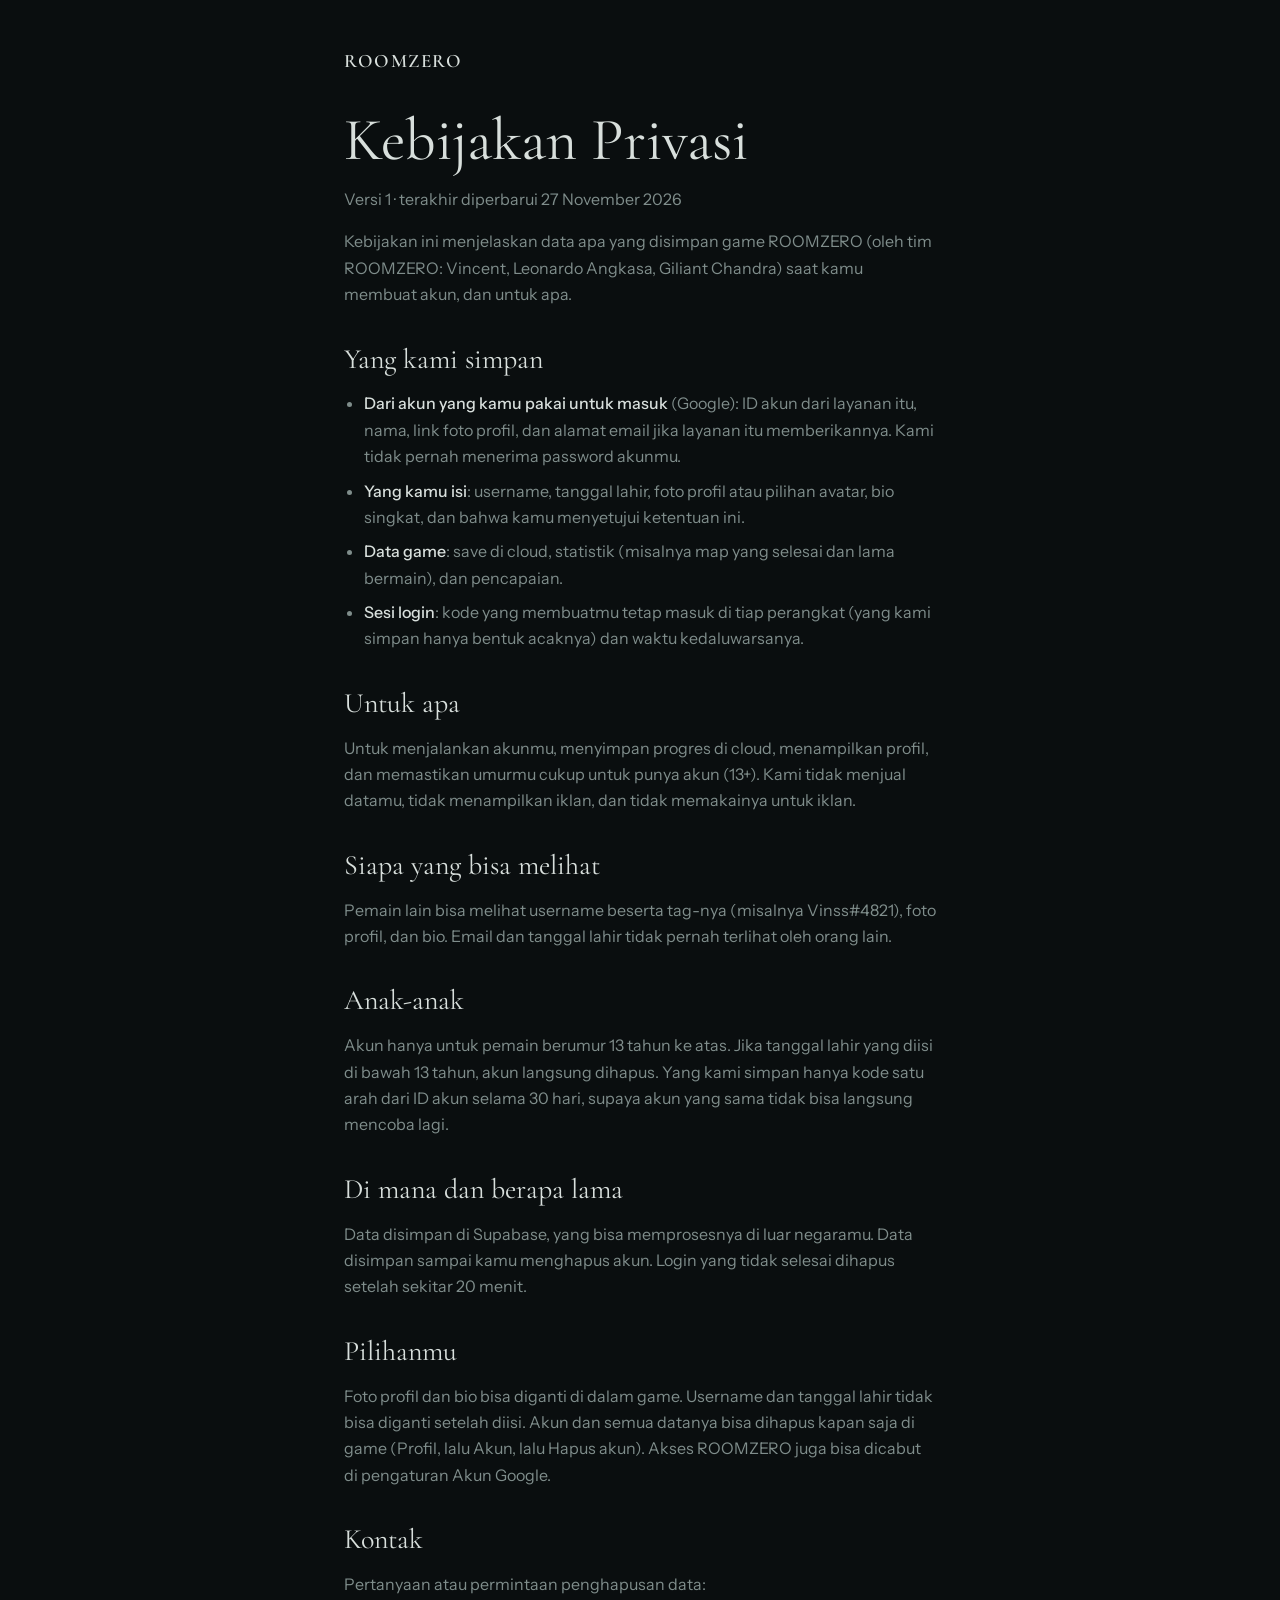
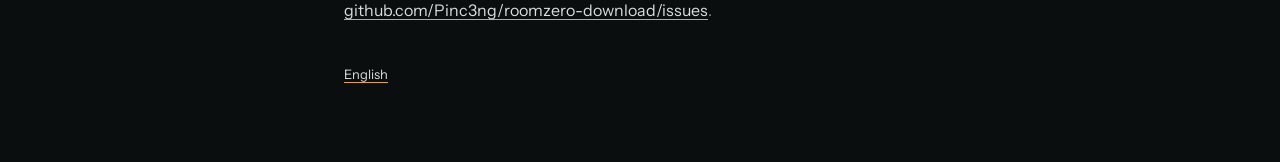
<file: privacy/index.html>
<!doctype html>
<html lang="id">
<head>
<meta charset="utf-8">
<meta name="viewport" content="width=device-width, initial-scale=1, viewport-fit=cover">
<title>Kebijakan Privasi · ROOMZERO</title>
<link rel="icon" href="../assets/icon.png">
<link rel="stylesheet" href="https://fonts.googleapis.com/css2?family=Cormorant+Garamond:ital,wght@0,400;0,600;1,400&family=Instrument+Sans:wght@400;500&display=swap">
<link rel="stylesheet" href="../assets/pages.css?v=1">
</head>
<body>
<main class="page">
  <a class="mark" href="../">ROOMZERO</a>
  <article lang="id" data-lang="id">
    <h1>Kebijakan Privasi</h1>
    <p>Versi 1 · terakhir diperbarui 27 November 2026</p>
    <p>Kebijakan ini menjelaskan data apa yang disimpan game ROOMZERO (oleh tim ROOMZERO: Vincent, Leonardo Angkasa, Giliant Chandra) saat kamu membuat akun, dan untuk apa.</p>
    <h2>Yang kami simpan</h2>
    <ul>
      <li><b>Dari akun yang kamu pakai untuk masuk</b> (Google): ID akun dari layanan itu, nama, link foto profil, dan alamat email jika layanan itu memberikannya. Kami tidak pernah menerima password akunmu.</li>
      <li><b>Yang kamu isi</b>: username, tanggal lahir, foto profil atau pilihan avatar, bio singkat, dan bahwa kamu menyetujui ketentuan ini.</li>
      <li><b>Data game</b>: save di cloud, statistik (misalnya map yang selesai dan lama bermain), dan pencapaian.</li>
      <li><b>Sesi login</b>: kode yang membuatmu tetap masuk di tiap perangkat (yang kami simpan hanya bentuk acaknya) dan waktu kedaluwarsanya.</li>
    </ul>
    <h2>Untuk apa</h2>
    <p>Untuk menjalankan akunmu, menyimpan progres di cloud, menampilkan profil, dan memastikan umurmu cukup untuk punya akun (13+). Kami tidak menjual datamu, tidak menampilkan iklan, dan tidak memakainya untuk iklan.</p>
    <h2>Siapa yang bisa melihat</h2>
    <p>Pemain lain bisa melihat username beserta tag-nya (misalnya Vinss#4821), foto profil, dan bio. Email dan tanggal lahir tidak pernah terlihat oleh orang lain.</p>
    <h2>Anak-anak</h2>
    <p>Akun hanya untuk pemain berumur 13 tahun ke atas. Jika tanggal lahir yang diisi di bawah 13 tahun, akun langsung dihapus. Yang kami simpan hanya kode satu arah dari ID akun selama 30 hari, supaya akun yang sama tidak bisa langsung mencoba lagi.</p>
    <h2>Di mana dan berapa lama</h2>
    <p>Data disimpan di Supabase, yang bisa memprosesnya di luar negaramu. Data disimpan sampai kamu menghapus akun. Login yang tidak selesai dihapus setelah sekitar 20 menit.</p>
    <h2>Pilihanmu</h2>
    <p>Foto profil dan bio bisa diganti di dalam game. Username dan tanggal lahir tidak bisa diganti setelah diisi. Akun dan semua datanya bisa dihapus kapan saja di game (Profil, lalu Akun, lalu Hapus akun). Akses ROOMZERO juga bisa dicabut di pengaturan Akun Google.</p>
    <h2>Kontak</h2>
    <p>Pertanyaan atau permintaan penghapusan data: <a href="https://github.com/Pinc3ng/roomzero-download/issues">github.com/Pinc3ng/roomzero-download/issues</a>.</p>
  </article>
  <article lang="en" data-lang="en" hidden>
    <h1>Privacy Policy</h1>
    <p>Version 1 · last updated 27 November 2026</p>
    <p>This policy explains what the ROOMZERO game (by the ROOMZERO team: Vincent, Leonardo Angkasa, Giliant Chandra) stores when you create an account, and why.</p>
    <h2>What we store</h2>
    <ul>
      <li><b>From the account you sign in with</b> (Google): that service's account id, your name, profile picture link, and email address when the service provides one. We never receive your password.</li>
      <li><b>What you enter</b>: your username, date of birth, profile photo or avatar choice, a short bio, and that you accepted these terms.</li>
      <li><b>Game data</b>: cloud saves, statistics (for example maps finished and play time) and achievements.</li>
      <li><b>Sign-in sessions</b>: a code that keeps you signed in on each device (we store only a scrambled form of it) and the time it expires.</li>
    </ul>
    <h2>Why</h2>
    <p>To run your account, keep your progress in the cloud, show your profile, and check that you are old enough to have an account (13+). We do not sell your data, show ads, or use it for advertising.</p>
    <h2>Who can see it</h2>
    <p>Other players can see your username with its tag (for example Vinss#4821), profile photo and bio. Nobody else sees your email address or date of birth.</p>
    <h2>Children</h2>
    <p>Accounts are for players aged 13 and over. If you enter a date of birth under 13, the account is deleted at once. We keep only a one-way code made from the account id for 30 days, so the same account cannot try again straight away.</p>
    <h2>Where and how long</h2>
    <p>Data is stored with Supabase, which may process it outside your country. It is kept until you delete your account. Unfinished sign-ins are removed after about 20 minutes.</p>
    <h2>Your choices</h2>
    <p>You can change your profile photo and bio in the game. Your username and date of birth can't be changed once set. You can delete your account and all its data at any time in the game (Profile, then Account, then Delete account). You can also remove ROOMZERO's access in your Google Account settings.</p>
    <h2>Contact</h2>
    <p>Questions or data deletion requests: <a href="https://github.com/Pinc3ng/roomzero-download/issues">github.com/Pinc3ng/roomzero-download/issues</a>.</p>
  </article>
  <p class="lang"><a href="?lang=en" id="other">English</a></p>
</main>
<script>
  const lang = new URLSearchParams(location.search).get("lang") === "en" ? "en" : "id";
  document.querySelectorAll("[data-lang]").forEach((a) => (a.hidden = a.dataset.lang !== lang));
  document.documentElement.lang = lang;
  const o = document.getElementById("other");
  o.href = "?lang=" + (lang === "en" ? "id" : "en");
  o.textContent = lang === "en" ? "Bahasa Indonesia" : "English";
  if (lang === "en") document.title = "Privacy Policy · ROOMZERO";
</script>
</body>
</html>
</file>
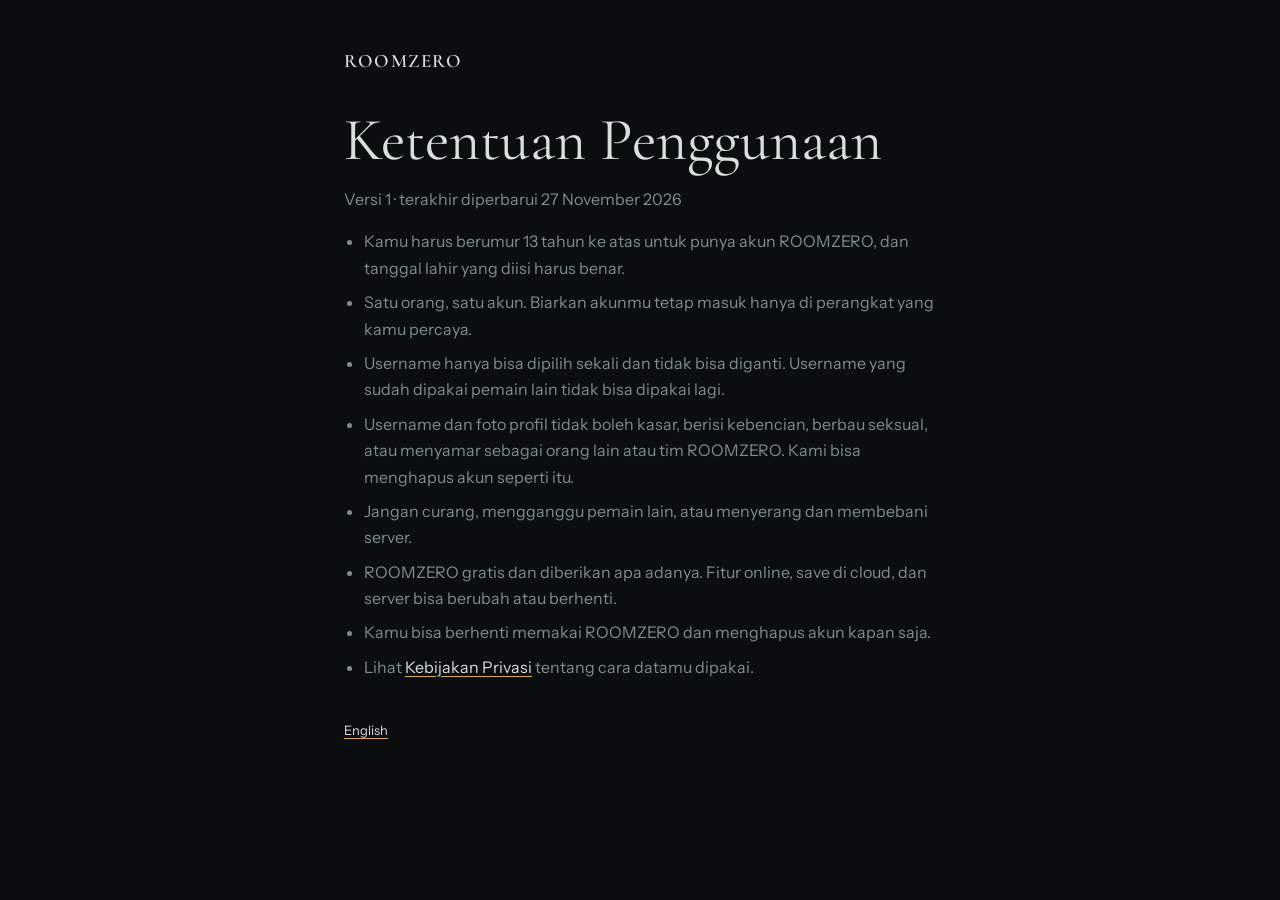
<file: terms/index.html>
<!doctype html>
<html lang="id">
<head>
<meta charset="utf-8">
<meta name="viewport" content="width=device-width, initial-scale=1, viewport-fit=cover">
<title>Ketentuan Penggunaan · ROOMZERO</title>
<link rel="icon" href="../assets/icon.png">
<link rel="stylesheet" href="https://fonts.googleapis.com/css2?family=Cormorant+Garamond:ital,wght@0,400;0,600;1,400&family=Instrument+Sans:wght@400;500&display=swap">
<link rel="stylesheet" href="../assets/pages.css?v=1">
</head>
<body>
<main class="page">
  <a class="mark" href="../">ROOMZERO</a>
  <article lang="id" data-lang="id">
    <h1>Ketentuan Penggunaan</h1>
    <p>Versi 1 · terakhir diperbarui 27 November 2026</p>
    <ul>
      <li>Kamu harus berumur 13 tahun ke atas untuk punya akun ROOMZERO, dan tanggal lahir yang diisi harus benar.</li>
      <li>Satu orang, satu akun. Biarkan akunmu tetap masuk hanya di perangkat yang kamu percaya.</li>
      <li>Username hanya bisa dipilih sekali dan tidak bisa diganti. Username yang sudah dipakai pemain lain tidak bisa dipakai lagi.</li>
      <li>Username dan foto profil tidak boleh kasar, berisi kebencian, berbau seksual, atau menyamar sebagai orang lain atau tim ROOMZERO. Kami bisa menghapus akun seperti itu.</li>
      <li>Jangan curang, mengganggu pemain lain, atau menyerang dan membebani server.</li>
      <li>ROOMZERO gratis dan diberikan apa adanya. Fitur online, save di cloud, dan server bisa berubah atau berhenti.</li>
      <li>Kamu bisa berhenti memakai ROOMZERO dan menghapus akun kapan saja.</li>
      <li>Lihat <a href="../privacy/?lang=id">Kebijakan Privasi</a> tentang cara datamu dipakai.</li>
    </ul>
  </article>
  <article lang="en" data-lang="en" hidden>
    <h1>Terms of Use</h1>
    <p>Version 1 · last updated 27 November 2026</p>
    <ul>
      <li>You must be 13 or older to have a ROOMZERO account, and the date of birth you give must be true.</li>
      <li>One person, one account. Stay signed in only on devices you trust.</li>
      <li>You choose your username once and can't change it. A username another player already has can't be used again.</li>
      <li>Usernames and profile photos must not be offensive, hateful, sexual, or pretend to be someone else or the ROOMZERO team. We may remove such accounts.</li>
      <li>Do not cheat, harass other players, or attack or overload the servers.</li>
      <li>ROOMZERO is free and provided as it is. Online features, cloud saves and the servers can change or stop.</li>
      <li>You can stop using ROOMZERO and delete your account at any time.</li>
      <li>See the <a href="../privacy/?lang=en">Privacy Policy</a> for how your data is used.</li>
    </ul>
  </article>
  <p class="lang"><a href="?lang=en" id="other">English</a></p>
</main>
<script>
  const lang = new URLSearchParams(location.search).get("lang") === "en" ? "en" : "id";
  document.querySelectorAll("[data-lang]").forEach((a) => (a.hidden = a.dataset.lang !== lang));
  document.documentElement.lang = lang;
  const o = document.getElementById("other");
  o.href = "?lang=" + (lang === "en" ? "id" : "en");
  o.textContent = lang === "en" ? "Bahasa Indonesia" : "English";
  if (lang === "en") document.title = "Terms of Use · ROOMZERO";
</script>
</body>
</html>
</file>
<file: assets/pages.css>
/* Shared look for the small account pages (login, privacy, terms): same ground, type and amber as the site. */
:root {
  --ground: #0a0e0f; --ground-2: #10171a; --rule: #1f2a2d; --text: #d8dfdc; --dim: #7f8d8b; --sodium: #e3a548;
  --display: "Cormorant Garamond", Georgia, "Times New Roman", serif;
  --body: "Instrument Sans", system-ui, sans-serif;
  color-scheme: dark;
}
* { box-sizing: border-box; }
body { margin: 0; background: var(--ground); color: var(--text); font: 400 16px/1.65 var(--body); -webkit-font-smoothing: antialiased; }
a { color: var(--text); text-decoration-color: var(--sodium); text-underline-offset: 3px; }
:focus-visible { outline: 1px solid var(--sodium); outline-offset: 3px; }
.page { width: min(640px, 100%); margin: 0 auto; padding: calc(env(safe-area-inset-top, 0px) + 48px) max(24px, env(safe-area-inset-right, 0px)) 64px max(24px, env(safe-area-inset-left, 0px)); }
.mark { display: inline-block; margin-bottom: 40px; font: 600 19px/1 var(--display); letter-spacing: .08em; text-decoration: none; }
h1 { margin: 0 0 12px; font: 400 clamp(40px, 8vw, 60px)/1 var(--display); }
h2 { margin: 36px 0 8px; font: 400 28px/1.1 var(--display); }
p, li { color: var(--dim); }
p b, li b { color: var(--text); font-weight: 500; }
ul { padding-left: 20px; }
li + li { margin-top: 8px; }
.lead { font-size: 17px; margin: 0 0 32px; }
.providers { display: grid; gap: 12px; }
.provider {
  display: flex; align-items: center; gap: 14px; width: 100%; padding: 16px 20px; border: 1px solid var(--rule); border-radius: 10px;
  background: var(--ground-2); color: var(--text); font: 500 16px/1 var(--body); cursor: pointer; text-align: left;
  transition: border-color .2s, background .2s;
}
.provider:hover { border-color: var(--sodium); }
.provider:disabled { opacity: .45; cursor: default; border-color: var(--rule); }
.provider svg { width: 22px; height: 22px; flex: none; }
.small { margin-top: 24px; font-size: 13px; }
.msg { margin-top: 24px; padding: 16px 18px; border-radius: 10px; background: var(--ground-2); color: var(--text); }
.msg[hidden] { display: none; }
.msg.ok { border-left: 3px solid var(--sodium); }
.msg.err { border-left: 3px solid #c0564b; }
.msg strong { display: block; font: 400 26px/1.1 var(--display); margin-bottom: 4px; }
.lang { margin-top: 40px; font-size: 13px; color: var(--dim); }
</file>
